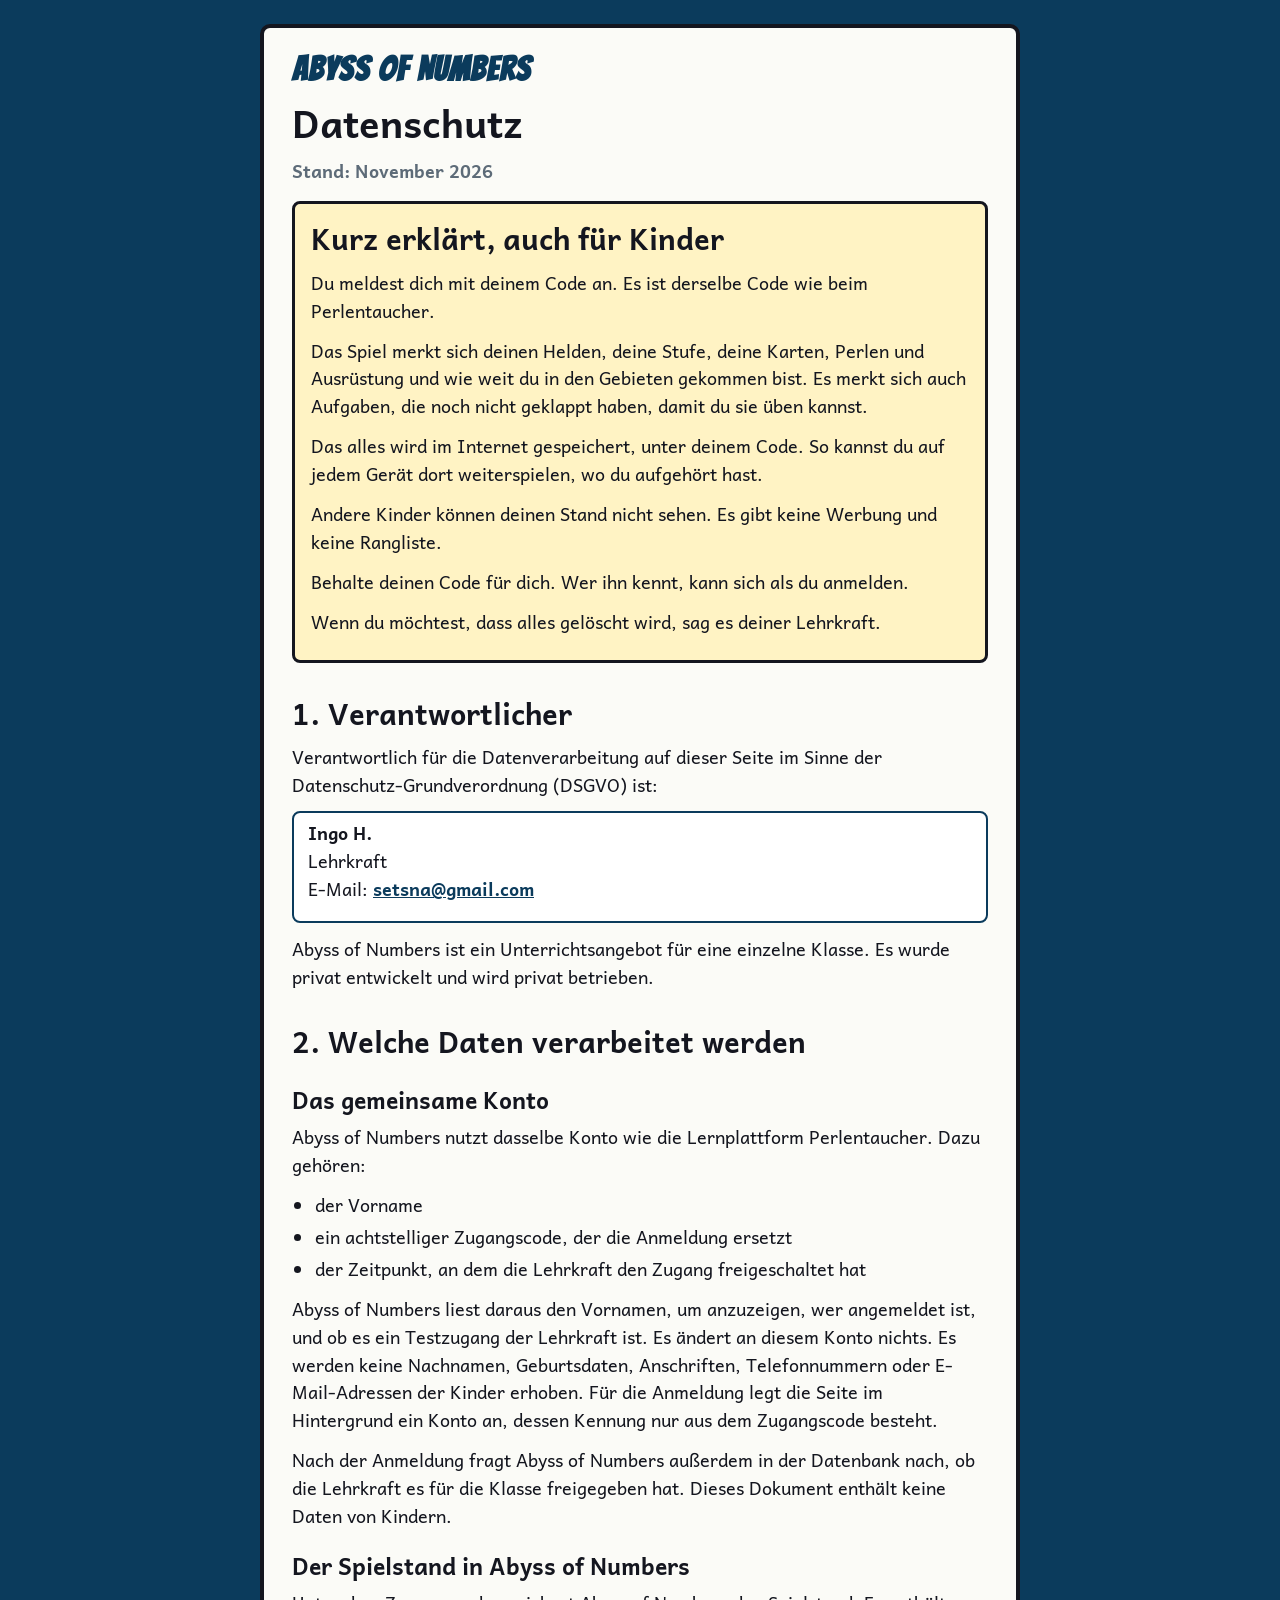
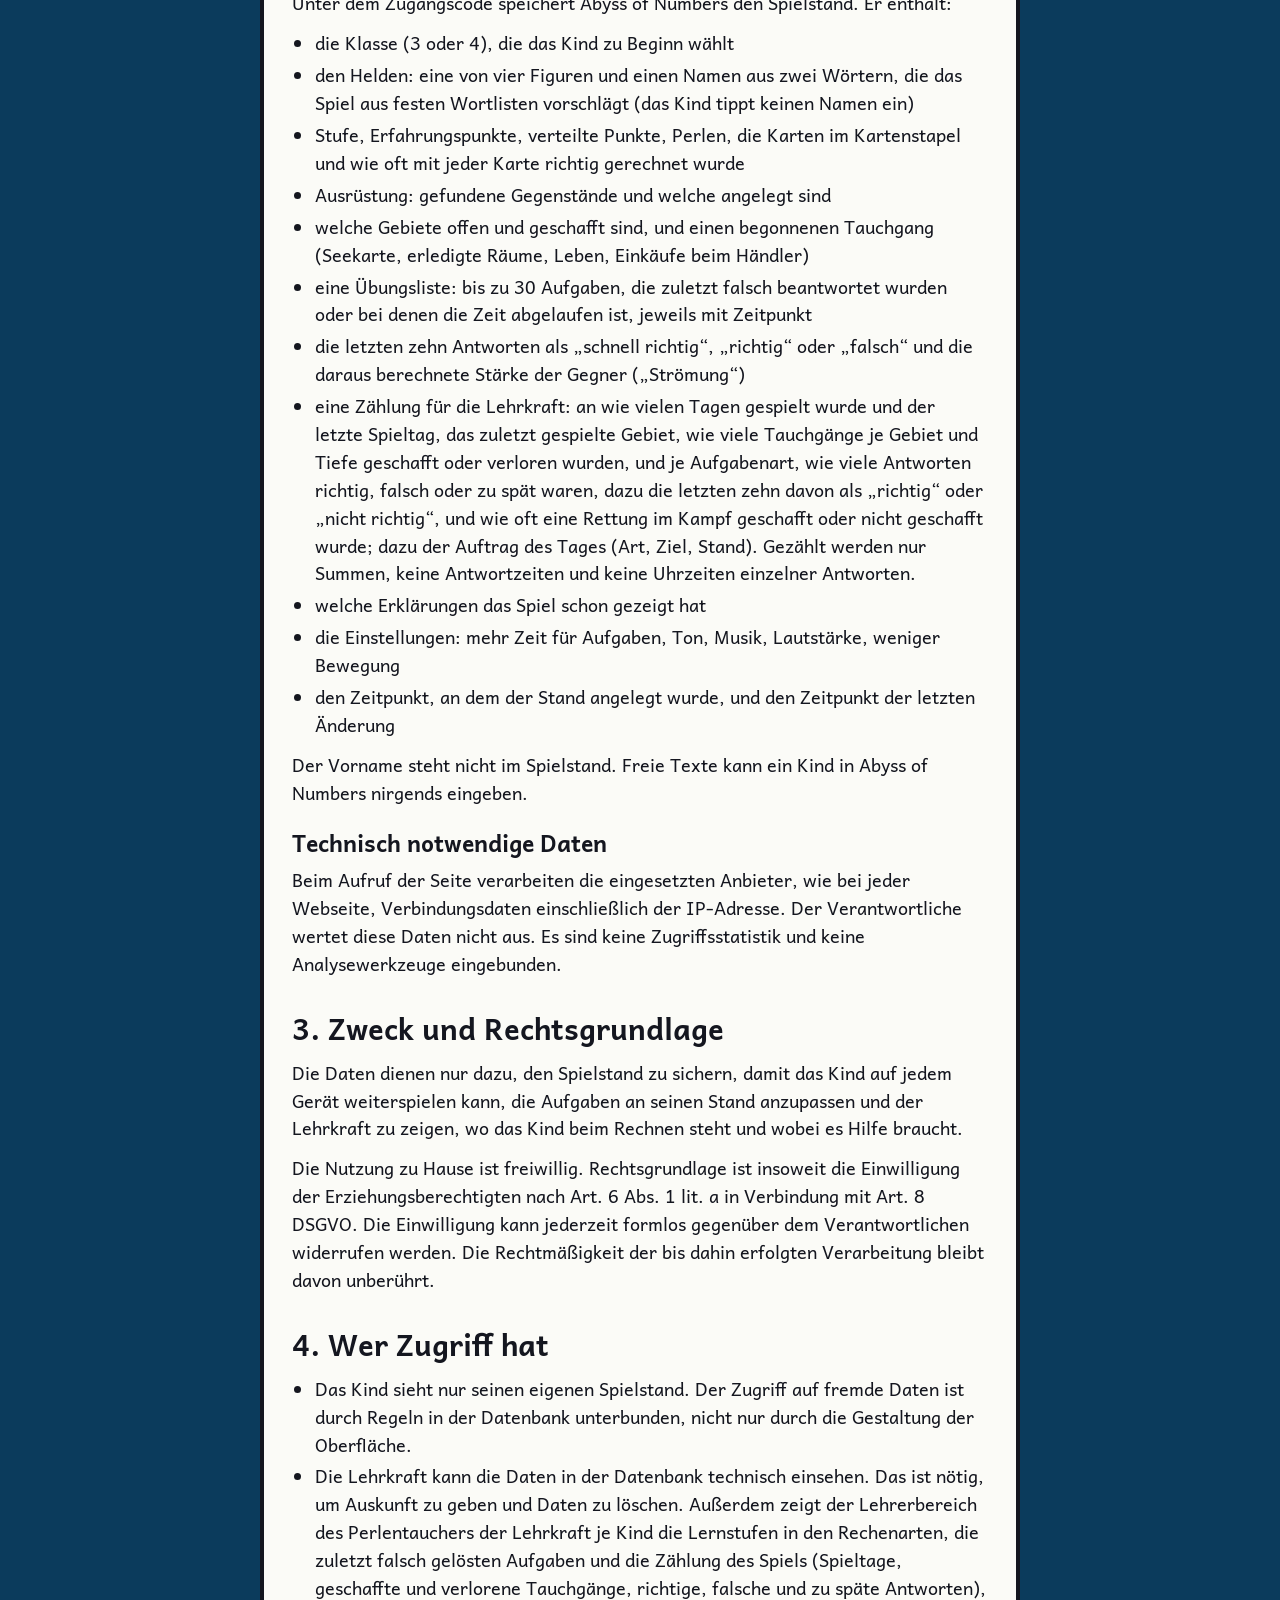
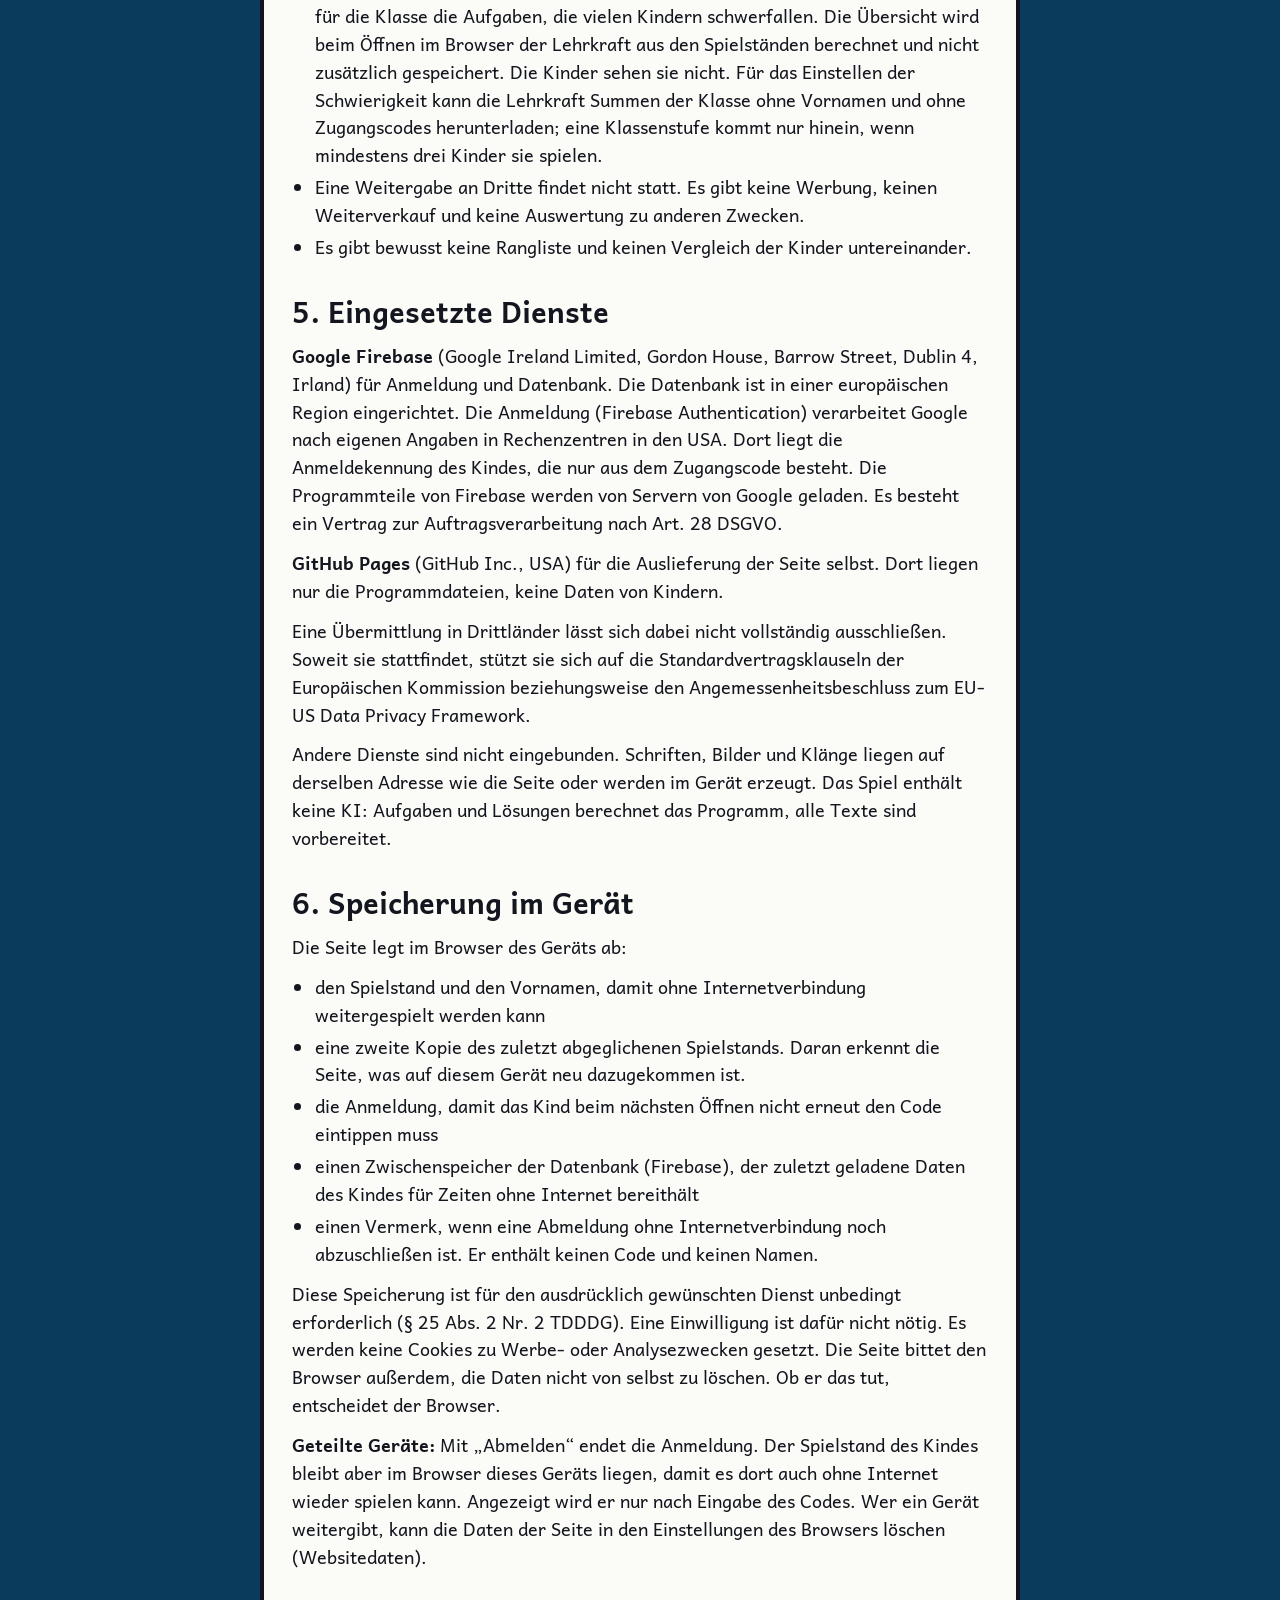
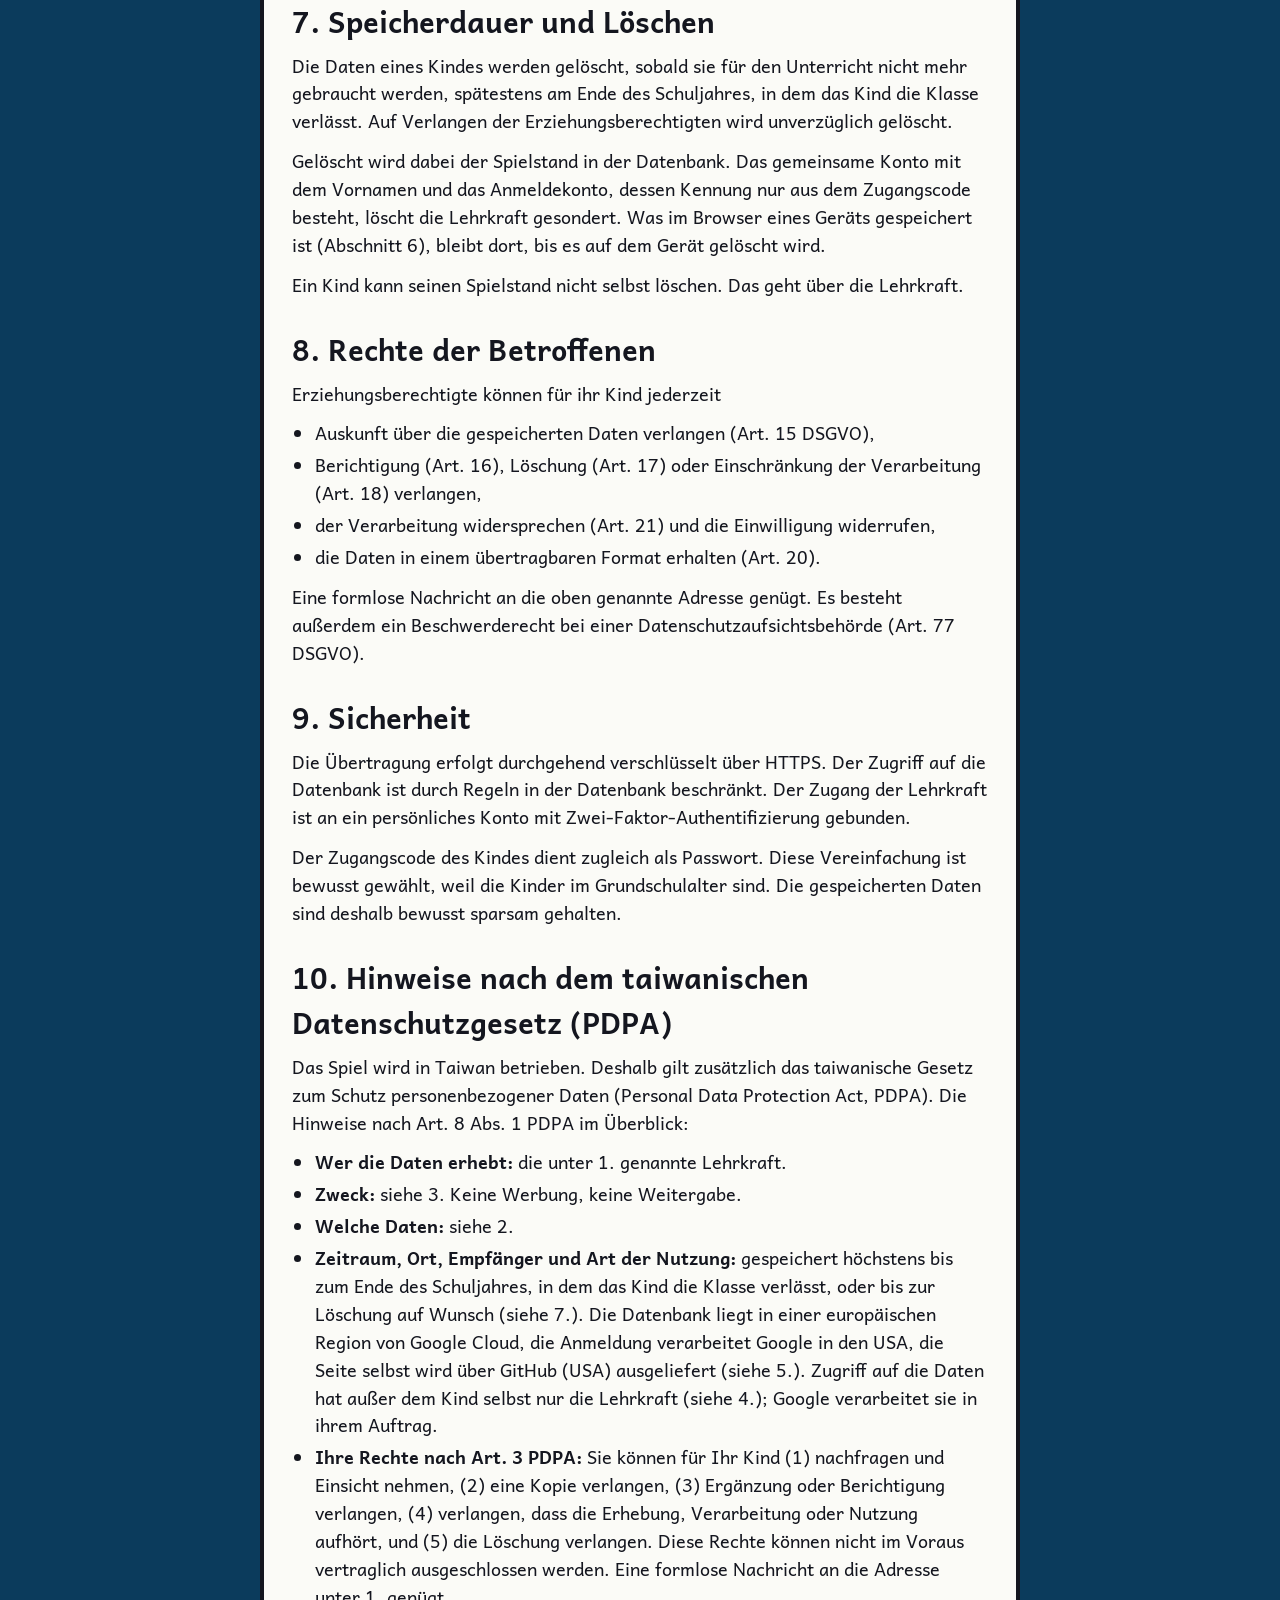
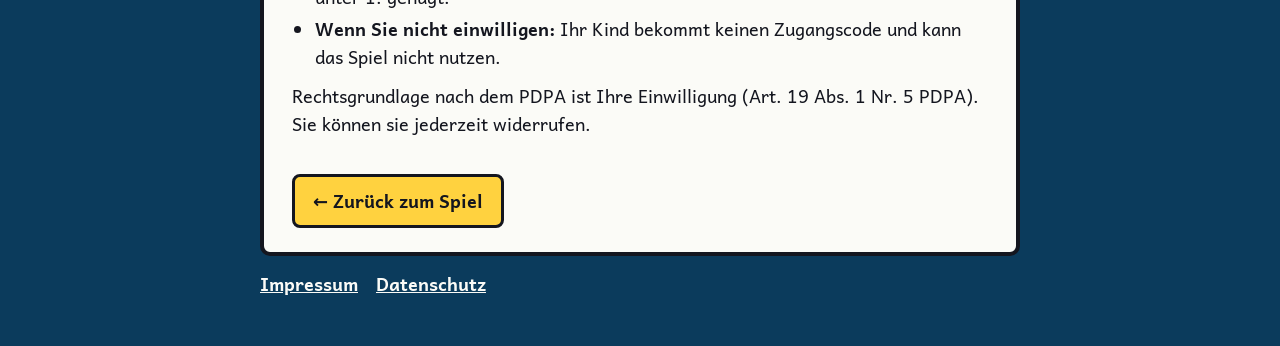
<file: datenschutz.html>
<!doctype html>
<html lang="de">
<head>
<meta charset="utf-8">
<meta name="viewport" content="width=device-width, initial-scale=1, viewport-fit=cover">
<!-- Keine Skripte, nichts von fremden Adressen (Firebase nur auf der Spielseite selbst). -->
<meta http-equiv="Content-Security-Policy" content="default-src 'none'; style-src 'self'; font-src 'self'; img-src 'self'; base-uri 'none'; form-action 'none'; object-src 'none'">
<meta name="robots" content="noindex, nofollow">
<title>Datenschutz – Abyss of Numbers</title>
<link rel="icon" type="image/png" href="assets/images/favicon-64.png">
<link rel="stylesheet" href="css/legal.css?v=6737eab0">
</head>
<body>
<main class="legal">
  <a class="legal-brand" href="index.html">Abyss of Numbers</a>
  <h1>Datenschutz</h1>
  <p class="legal-date">Stand: November 2026</p>

  <section class="legal-kids">
    <h2>Kurz erklärt, auch für Kinder</h2>
    <p>Du meldest dich mit deinem Code an. Es ist derselbe Code wie beim Perlentaucher.</p>
    <p>Das Spiel merkt sich deinen Helden, deine Stufe, deine Karten, Perlen und Ausrüstung und wie weit du in den Gebieten gekommen bist. Es merkt sich auch Aufgaben, die noch nicht geklappt haben, damit du sie üben kannst.</p>
    <p>Das alles wird im Internet gespeichert, unter deinem Code. So kannst du auf jedem Gerät dort weiterspielen, wo du aufgehört hast.</p>
    <p>Andere Kinder können deinen Stand nicht sehen. Es gibt keine Werbung und keine Rangliste.</p>
    <p>Behalte deinen Code für dich. Wer ihn kennt, kann sich als du anmelden.</p>
    <p>Wenn du möchtest, dass alles gelöscht wird, sag es deiner Lehrkraft.</p>
  </section>

  <h2>1. Verantwortlicher</h2>
  <p>Verantwortlich für die Datenverarbeitung auf dieser Seite im Sinne der Datenschutz-Grundverordnung (DSGVO) ist:</p>
  <div class="legal-box">
    <p><b>Ingo H.</b><br>Lehrkraft<br>E-Mail: <a href="mailto:setsna@gmail.com">setsna@gmail.com</a></p>
  </div>
  <p>Abyss of Numbers ist ein Unterrichtsangebot für eine einzelne Klasse. Es wurde privat entwickelt und wird privat betrieben.</p>

  <h2>2. Welche Daten verarbeitet werden</h2>
  <h3>Das gemeinsame Konto</h3>
  <p>Abyss of Numbers nutzt dasselbe Konto wie die Lernplattform Perlentaucher. Dazu gehören:</p>
  <ul>
    <li>der Vorname</li>
    <li>ein achtstelliger Zugangscode, der die Anmeldung ersetzt</li>
    <li>der Zeitpunkt, an dem die Lehrkraft den Zugang freigeschaltet hat</li>
  </ul>
  <p>Abyss of Numbers liest daraus den Vornamen, um anzuzeigen, wer angemeldet ist, und ob es ein Testzugang der Lehrkraft ist. Es ändert an diesem Konto nichts. Es werden keine Nachnamen, Geburtsdaten, Anschriften, Telefonnummern oder E-Mail-Adressen der Kinder erhoben. Für die Anmeldung legt die Seite im Hintergrund ein Konto an, dessen Kennung nur aus dem Zugangscode besteht.</p>
  <p>Nach der Anmeldung fragt Abyss of Numbers außerdem in der Datenbank nach, ob die Lehrkraft es für die Klasse freigegeben hat. Dieses Dokument enthält keine Daten von Kindern.</p>

  <h3>Der Spielstand in Abyss of Numbers</h3>
  <p>Unter dem Zugangscode speichert Abyss of Numbers den Spielstand. Er enthält:</p>
  <ul>
    <li>die Klasse (3 oder 4), die das Kind zu Beginn wählt</li>
    <li>den Helden: eine von vier Figuren und einen Namen aus zwei Wörtern, die das Spiel aus festen Wortlisten vorschlägt (das Kind tippt keinen Namen ein)</li>
    <li>Stufe, Erfahrungspunkte, verteilte Punkte, Perlen, die Karten im Kartenstapel und wie oft mit jeder Karte richtig gerechnet wurde</li>
    <li>Ausrüstung: gefundene Gegenstände und welche angelegt sind</li>
    <li>welche Gebiete offen und geschafft sind, und einen begonnenen Tauchgang (Seekarte, erledigte Räume, Leben, Einkäufe beim Händler)</li>
    <li>eine Übungsliste: bis zu 30 Aufgaben, die zuletzt falsch beantwortet wurden oder bei denen die Zeit abgelaufen ist, jeweils mit Zeitpunkt</li>
    <li>die letzten zehn Antworten als „schnell richtig“, „richtig“ oder „falsch“ und die daraus berechnete Stärke der Gegner („Strömung“)</li>
    <li>eine Zählung für die Lehrkraft: an wie vielen Tagen gespielt wurde und der letzte Spieltag, das zuletzt gespielte Gebiet, wie viele Tauchgänge je Gebiet und Tiefe geschafft oder verloren wurden, und je Aufgabenart, wie viele Antworten richtig, falsch oder zu spät waren, dazu die letzten zehn davon als „richtig“ oder „nicht richtig“, und wie oft eine Rettung im Kampf geschafft oder nicht geschafft wurde; dazu der Auftrag des Tages (Art, Ziel, Stand). Gezählt werden nur Summen, keine Antwortzeiten und keine Uhrzeiten einzelner Antworten.</li>
    <li>welche Erklärungen das Spiel schon gezeigt hat</li>
    <li>die Einstellungen: mehr Zeit für Aufgaben, Ton, Musik, Lautstärke, weniger Bewegung</li>
    <li>den Zeitpunkt, an dem der Stand angelegt wurde, und den Zeitpunkt der letzten Änderung</li>
  </ul>
  <p>Der Vorname steht nicht im Spielstand. Freie Texte kann ein Kind in Abyss of Numbers nirgends eingeben.</p>

  <h3>Technisch notwendige Daten</h3>
  <p>Beim Aufruf der Seite verarbeiten die eingesetzten Anbieter, wie bei jeder Webseite, Verbindungsdaten einschließlich der IP-Adresse. Der Verantwortliche wertet diese Daten nicht aus. Es sind keine Zugriffsstatistik und keine Analysewerkzeuge eingebunden.</p>

  <h2>3. Zweck und Rechtsgrundlage</h2>
  <p>Die Daten dienen nur dazu, den Spielstand zu sichern, damit das Kind auf jedem Gerät weiterspielen kann, die Aufgaben an seinen Stand anzupassen und der Lehrkraft zu zeigen, wo das Kind beim Rechnen steht und wobei es Hilfe braucht.</p>
  <p>Die Nutzung zu Hause ist freiwillig. Rechtsgrundlage ist insoweit die Einwilligung der Erziehungsberechtigten nach Art. 6 Abs. 1 lit. a in Verbindung mit Art. 8 DSGVO. Die Einwilligung kann jederzeit formlos gegenüber dem Verantwortlichen widerrufen werden. Die Rechtmäßigkeit der bis dahin erfolgten Verarbeitung bleibt davon unberührt.</p>

  <h2>4. Wer Zugriff hat</h2>
  <ul>
    <li>Das Kind sieht nur seinen eigenen Spielstand. Der Zugriff auf fremde Daten ist durch Regeln in der Datenbank unterbunden, nicht nur durch die Gestaltung der Oberfläche.</li>
    <li>Die Lehrkraft kann die Daten in der Datenbank technisch einsehen. Das ist nötig, um Auskunft zu geben und Daten zu löschen. Außerdem zeigt der Lehrerbereich des Perlentauchers der Lehrkraft je Kind die Lernstufen in den Rechenarten, die zuletzt falsch gelösten Aufgaben und die Zählung des Spiels (Spieltage, geschaffte und verlorene Tauchgänge, richtige, falsche und zu späte Antworten), für die Klasse die Aufgaben, die vielen Kindern schwerfallen. Die Übersicht wird beim Öffnen im Browser der Lehrkraft aus den Spielständen berechnet und nicht zusätzlich gespeichert. Die Kinder sehen sie nicht. Für das Einstellen der Schwierigkeit kann die Lehrkraft Summen der Klasse ohne Vornamen und ohne Zugangscodes herunterladen; eine Klassenstufe kommt nur hinein, wenn mindestens drei Kinder sie spielen.</li>
    <li>Eine Weitergabe an Dritte findet nicht statt. Es gibt keine Werbung, keinen Weiterverkauf und keine Auswertung zu anderen Zwecken.</li>
    <li>Es gibt bewusst keine Rangliste und keinen Vergleich der Kinder untereinander.</li>
  </ul>

  <h2>5. Eingesetzte Dienste</h2>
  <p><b>Google Firebase</b> (Google Ireland Limited, Gordon House, Barrow Street, Dublin 4, Irland) für Anmeldung und Datenbank. Die Datenbank ist in einer europäischen Region eingerichtet. Die Anmeldung (Firebase Authentication) verarbeitet Google nach eigenen Angaben in Rechenzentren in den USA. Dort liegt die Anmeldekennung des Kindes, die nur aus dem Zugangscode besteht. Die Programmteile von Firebase werden von Servern von Google geladen. Es besteht ein Vertrag zur Auftragsverarbeitung nach Art. 28 DSGVO.</p>
  <p><b>GitHub Pages</b> (GitHub Inc., USA) für die Auslieferung der Seite selbst. Dort liegen nur die Programmdateien, keine Daten von Kindern.</p>
  <p>Eine Übermittlung in Drittländer lässt sich dabei nicht vollständig ausschließen. Soweit sie stattfindet, stützt sie sich auf die Standardvertragsklauseln der Europäischen Kommission beziehungsweise den Angemessenheitsbeschluss zum EU-US Data Privacy Framework.</p>
  <p>Andere Dienste sind nicht eingebunden. Schriften, Bilder und Klänge liegen auf derselben Adresse wie die Seite oder werden im Gerät erzeugt. Das Spiel enthält keine KI: Aufgaben und Lösungen berechnet das Programm, alle Texte sind vorbereitet.</p>

  <h2>6. Speicherung im Gerät</h2>
  <p>Die Seite legt im Browser des Geräts ab:</p>
  <ul>
    <li>den Spielstand und den Vornamen, damit ohne Internetverbindung weitergespielt werden kann</li>
    <li>eine zweite Kopie des zuletzt abgeglichenen Spielstands. Daran erkennt die Seite, was auf diesem Gerät neu dazugekommen ist.</li>
    <li>die Anmeldung, damit das Kind beim nächsten Öffnen nicht erneut den Code eintippen muss</li>
    <li>einen Zwischenspeicher der Datenbank (Firebase), der zuletzt geladene Daten des Kindes für Zeiten ohne Internet bereithält</li>
    <li>einen Vermerk, wenn eine Abmeldung ohne Internetverbindung noch abzuschließen ist. Er enthält keinen Code und keinen Namen.</li>
  </ul>
  <p>Diese Speicherung ist für den ausdrücklich gewünschten Dienst unbedingt erforderlich (§ 25 Abs. 2 Nr. 2 TDDDG). Eine Einwilligung ist dafür nicht nötig. Es werden keine Cookies zu Werbe- oder Analysezwecken gesetzt. Die Seite bittet den Browser außerdem, die Daten nicht von selbst zu löschen. Ob er das tut, entscheidet der Browser.</p>
  <p><b>Geteilte Geräte:</b> Mit „Abmelden“ endet die Anmeldung. Der Spielstand des Kindes bleibt aber im Browser dieses Geräts liegen, damit es dort auch ohne Internet wieder spielen kann. Angezeigt wird er nur nach Eingabe des Codes. Wer ein Gerät weitergibt, kann die Daten der Seite in den Einstellungen des Browsers löschen (Websitedaten).</p>

  <h2>7. Speicherdauer und Löschen</h2>
  <p>Die Daten eines Kindes werden gelöscht, sobald sie für den Unterricht nicht mehr gebraucht werden, spätestens am Ende des Schuljahres, in dem das Kind die Klasse verlässt. Auf Verlangen der Erziehungsberechtigten wird unverzüglich gelöscht.</p>
  <p>Gelöscht wird dabei der Spielstand in der Datenbank. Das gemeinsame Konto mit dem Vornamen und das Anmeldekonto, dessen Kennung nur aus dem Zugangscode besteht, löscht die Lehrkraft gesondert. Was im Browser eines Geräts gespeichert ist (Abschnitt 6), bleibt dort, bis es auf dem Gerät gelöscht wird.</p>
  <p>Ein Kind kann seinen Spielstand nicht selbst löschen. Das geht über die Lehrkraft.</p>

  <h2>8. Rechte der Betroffenen</h2>
  <p>Erziehungsberechtigte können für ihr Kind jederzeit</p>
  <ul>
    <li>Auskunft über die gespeicherten Daten verlangen (Art. 15 DSGVO),</li>
    <li>Berichtigung (Art. 16), Löschung (Art. 17) oder Einschränkung der Verarbeitung (Art. 18) verlangen,</li>
    <li>der Verarbeitung widersprechen (Art. 21) und die Einwilligung widerrufen,</li>
    <li>die Daten in einem übertragbaren Format erhalten (Art. 20).</li>
  </ul>
  <p>Eine formlose Nachricht an die oben genannte Adresse genügt. Es besteht außerdem ein Beschwerderecht bei einer Datenschutzaufsichtsbehörde (Art. 77 DSGVO).</p>

  <h2>9. Sicherheit</h2>
  <p>Die Übertragung erfolgt durchgehend verschlüsselt über HTTPS. Der Zugriff auf die Datenbank ist durch Regeln in der Datenbank beschränkt. Der Zugang der Lehrkraft ist an ein persönliches Konto mit Zwei-Faktor-Authentifizierung gebunden.</p>
  <p>Der Zugangscode des Kindes dient zugleich als Passwort. Diese Vereinfachung ist bewusst gewählt, weil die Kinder im Grundschulalter sind. Die gespeicherten Daten sind deshalb bewusst sparsam gehalten.</p>

  <h2>10. Hinweise nach dem taiwanischen Datenschutzgesetz (PDPA)</h2>
  <p>Das Spiel wird in Taiwan betrieben. Deshalb gilt zusätzlich das
    taiwanische Gesetz zum Schutz personenbezogener Daten (Personal Data
    Protection Act, PDPA). Die Hinweise nach Art. 8 Abs. 1 PDPA im Überblick:</p>
  <ul>
    <li><b>Wer die Daten erhebt:</b> die unter 1. genannte Lehrkraft.</li>
    <li><b>Zweck:</b> siehe 3. Keine Werbung, keine Weitergabe.</li>
    <li><b>Welche Daten:</b> siehe 2.</li>
    <li><b>Zeitraum, Ort, Empfänger und Art der Nutzung:</b> gespeichert
      höchstens bis zum Ende des Schuljahres, in dem das Kind die Klasse
      verlässt, oder bis zur Löschung auf Wunsch (siehe 7.). Die Datenbank
      liegt in einer europäischen Region von Google Cloud, die Anmeldung
      verarbeitet Google in den USA, die Seite selbst wird über GitHub (USA)
      ausgeliefert (siehe 5.). Zugriff auf die Daten hat außer dem Kind
      selbst nur die Lehrkraft (siehe 4.); Google verarbeitet sie in ihrem Auftrag.</li>
    <li><b>Ihre Rechte nach Art. 3 PDPA:</b> Sie können für Ihr Kind
      (1) nachfragen und Einsicht nehmen, (2) eine Kopie verlangen,
      (3) Ergänzung oder Berichtigung verlangen, (4) verlangen, dass die
      Erhebung, Verarbeitung oder Nutzung aufhört, und (5) die Löschung
      verlangen. Diese Rechte können nicht im Voraus vertraglich
      ausgeschlossen werden. Eine formlose Nachricht an die Adresse unter 1.
      genügt.</li>
    <li><b>Wenn Sie nicht einwilligen:</b> Ihr Kind bekommt keinen
      Zugangscode und kann das Spiel nicht nutzen.</li>
  </ul>
  <p>Rechtsgrundlage nach dem PDPA ist Ihre Einwilligung (Art. 19 Abs. 1
    Nr. 5 PDPA). Sie können sie jederzeit widerrufen.</p>

  <a class="legal-back" href="index.html">← Zurück zum Spiel</a>
</main>
<footer class="legal-foot"><a href="impressum.html">Impressum</a> <a href="datenschutz.html" aria-current="page">Datenschutz</a></footer>
</body>
</html>
</file>
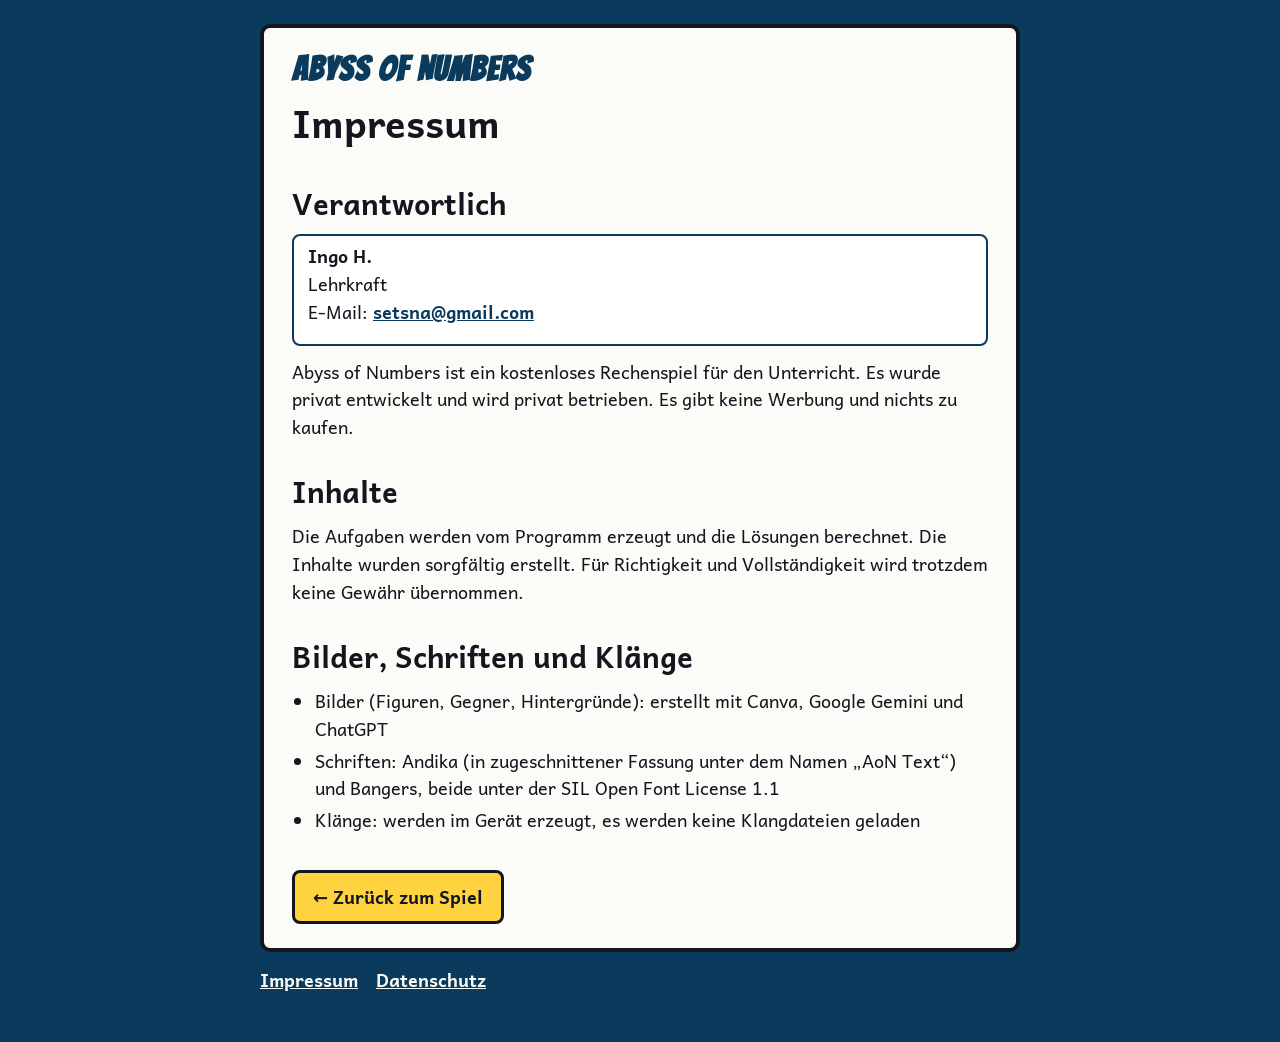
<file: impressum.html>
<!doctype html>
<html lang="de">
<head>
<meta charset="utf-8">
<meta name="viewport" content="width=device-width, initial-scale=1, viewport-fit=cover">
<meta http-equiv="Content-Security-Policy" content="default-src 'none'; style-src 'self'; font-src 'self'; img-src 'self'; base-uri 'none'; form-action 'none'; object-src 'none'">
<meta name="robots" content="noindex, nofollow">
<title>Impressum – Abyss of Numbers</title>
<link rel="icon" type="image/png" href="assets/images/favicon-64.png">
<link rel="stylesheet" href="css/legal.css?v=6737eab0">
</head>
<body>
<main class="legal">
  <a class="legal-brand" href="index.html">Abyss of Numbers</a>
  <h1>Impressum</h1>

  <h2>Verantwortlich</h2>
  <div class="legal-box">
    <p><b>Ingo H.</b><br>Lehrkraft<br>E-Mail: <a href="mailto:setsna@gmail.com">setsna@gmail.com</a></p>
  </div>
  <p>Abyss of Numbers ist ein kostenloses Rechenspiel für den Unterricht. Es wurde privat entwickelt und wird privat betrieben. Es gibt keine Werbung und nichts zu kaufen.</p>

  <h2>Inhalte</h2>
  <p>Die Aufgaben werden vom Programm erzeugt und die Lösungen berechnet. Die Inhalte wurden sorgfältig erstellt. Für Richtigkeit und Vollständigkeit wird trotzdem keine Gewähr übernommen.</p>

  <h2>Bilder, Schriften und Klänge</h2>
  <ul>
    <li>Bilder (Figuren, Gegner, Hintergründe): erstellt mit Canva, Google Gemini und ChatGPT</li>
    <li>Schriften: Andika (in zugeschnittener Fassung unter dem Namen „AoN Text“) und Bangers, beide unter der SIL Open Font License 1.1</li>
    <li>Klänge: werden im Gerät erzeugt, es werden keine Klangdateien geladen</li>
  </ul>

  <a class="legal-back" href="index.html">← Zurück zum Spiel</a>
</main>
<footer class="legal-foot"><a href="impressum.html" aria-current="page">Impressum</a> <a href="datenschutz.html">Datenschutz</a></footer>
</body>
</html>
</file>
<file: css/legal.css>
/* Datenschutz und Impressum (Etappe 10): ruhige Leseseite in den Farben des Spiels. */
@font-face { font-family: "AoN Text"; src: url("../assets/fonts/aon-text-regular.woff") format("woff"); font-weight: 400; font-display: swap; }
@font-face { font-family: "AoN Text"; src: url("../assets/fonts/aon-text-bold.woff") format("woff"); font-weight: 700; font-display: swap; }
@font-face { font-family: "Bangers"; src: url("../assets/fonts/bangers-regular.woff") format("woff"); font-display: swap; }

:root { --ink: #14161f; --paper: #fbfbf7; --sea-deep: #0b3b5c; --sun: #ffd23f; --muted: #5d6b78; }
* { box-sizing: border-box; }
html { -webkit-text-size-adjust: 100%; }
body {
  margin: 0; min-height: 100vh;
  background: var(--sea-deep); color: var(--ink);
  font-family: "AoN Text", system-ui, sans-serif; font-size: 18px; line-height: 1.55;
  padding: 24px 16px 48px;
}
.legal { max-width: 760px; margin: 0 auto; background: var(--paper); border: 4px solid var(--ink); border-radius: 10px; padding: 24px 28px; }
.legal-brand {
  display: inline-block; margin: 0 0 4px;
  font-family: "Bangers", "AoN Text", sans-serif; font-size: 34px; letter-spacing: 0.03em; line-height: 1;
  color: var(--sea-deep); text-decoration: none;
}
h1 { font-size: 38px; margin: 4px 0 4px; }
h2 { font-size: 29px; margin: 28px 0 8px; }
h3 { font-size: 23px; margin: 18px 0 6px; }
p, ul { margin: 0 0 12px; }
ul { padding-left: 1.3em; }
li { margin-bottom: 4px; }
a { color: var(--sea-deep); font-weight: 700; }
a:focus-visible { outline: 3px solid var(--sun); outline-offset: 2px; border-radius: 3px; }
.legal-date { color: var(--muted); font-weight: 700; }
.legal-kids { background: #fff3c4; border: 3px solid var(--ink); border-radius: 8px; padding: 12px 16px; margin: 16px 0 8px; }
.legal-kids h2 { margin-top: 0; }
.legal-box { border: 2px solid var(--sea-deep); border-radius: 8px; padding: 6px 14px; margin: 8px 0 12px; background: #fff; }
.legal-back { display: inline-block; margin-top: 24px; padding: 10px 18px; background: var(--sun); color: var(--ink); border: 3px solid var(--ink); border-radius: 8px; text-decoration: none; }
.legal-foot { max-width: 760px; margin: 14px auto 0; display: flex; gap: 18px; }
.legal-foot a { color: var(--paper); }
@media (max-width: 520px) { .legal { padding: 18px 16px; } h1 { font-size: 32px; } h2 { font-size: 25px; } h3 { font-size: 21px; } }
</file>
